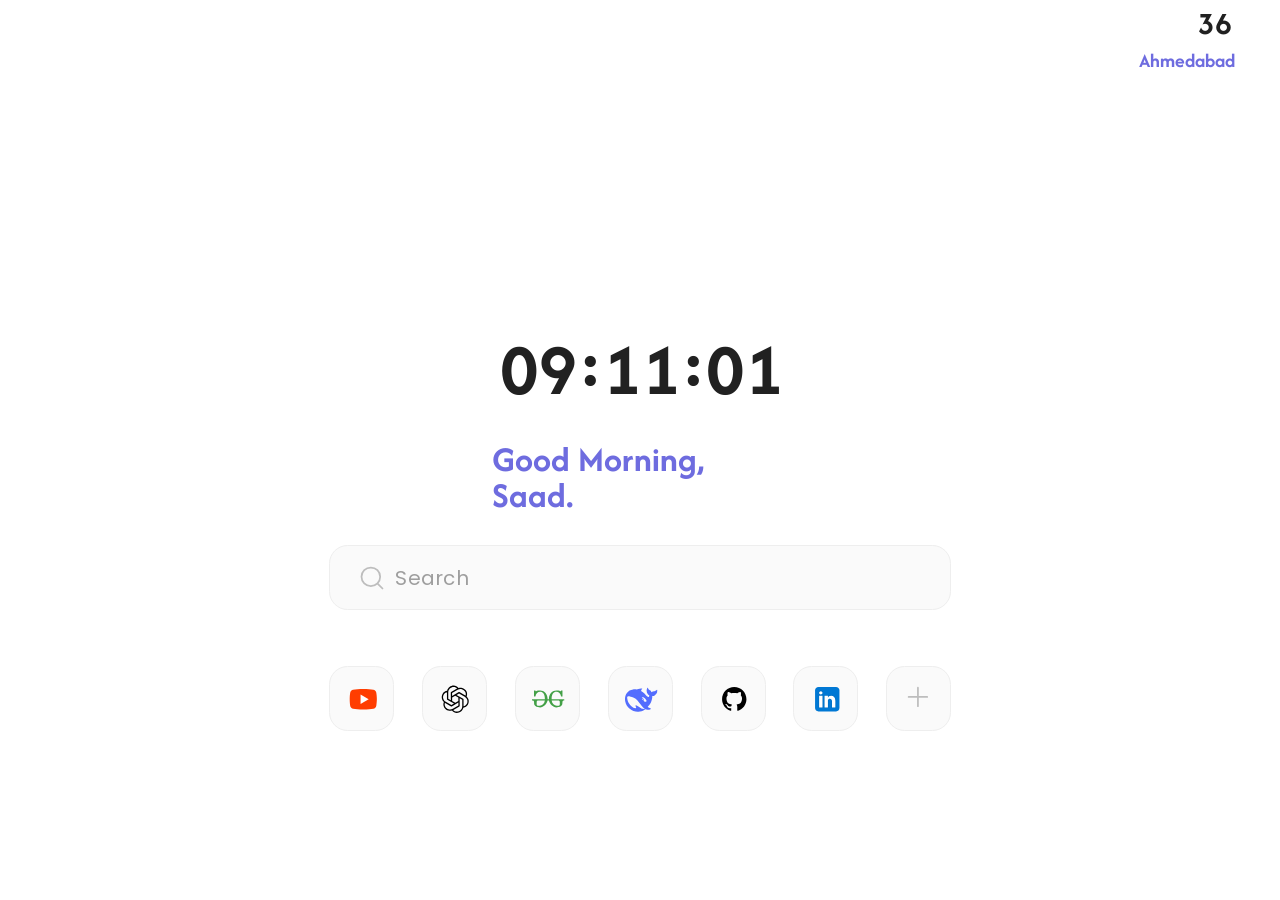
<file: FigmaSite/index.html>
<html>
    <head>  
        <meta name="viewport" content="width=device-width, initial-scale=1.0">
        <link rel = "stylesheet" href = "style.css">
        <link href = "https://fonts.googleapis.com/css2?family=Afacad:wght@400;700&display=swap" rel = "stylesheet">
        <link href="https://fonts.googleapis.com/css2?family=Poppins:wght@400;500;600;700&display=swap" rel="stylesheet">
    </head>
    <body>
        <header>
            <div class = "temp">36</div>
            <div class = "city">Ahmedabad</div>
        </header>

        <main>
            
            <div class = "greeting">
                <div class = "timeBlock">09:11:01</div>
                <div class = "greetingText">Good Morning, Saad.</div>
            </div>

            <div class = "searchSection">
                 <div class = "search">
                    <div class = "loupe">
                        <img src = "loupe.svg" alt = "Лупа">
                    </div>
                    <div class = "searchText">Search</div>
                 </div>
                <div class = "favourites">
                    <div class = "icon1">
                        <img src = "youtube.svg" alt ="">
                    </div>
                    <div class = "icon2">
                        <img src = "chatgpt.svg" alt = "">
                    </div>
                    <div class = "icon3">
                        <img src = "gucci.svg" alt = "">
                    </div>
                    <div class = "icon4">
                        <img src = "deepseek.svg" alt = "">
                    </div>
                    <div class = "icon5">
                        <img src = "github.svg" alt = "">
                    </div>
                    <div class = "icon6">
                        <img src = "in.svg" alt = "">
                    </div>
                    <div class = "addIcon">
                        <img src = "add.svg" alt = "">
                    </div>
                </div>
            </div>
        </main>
    </body>
</html>
</file>
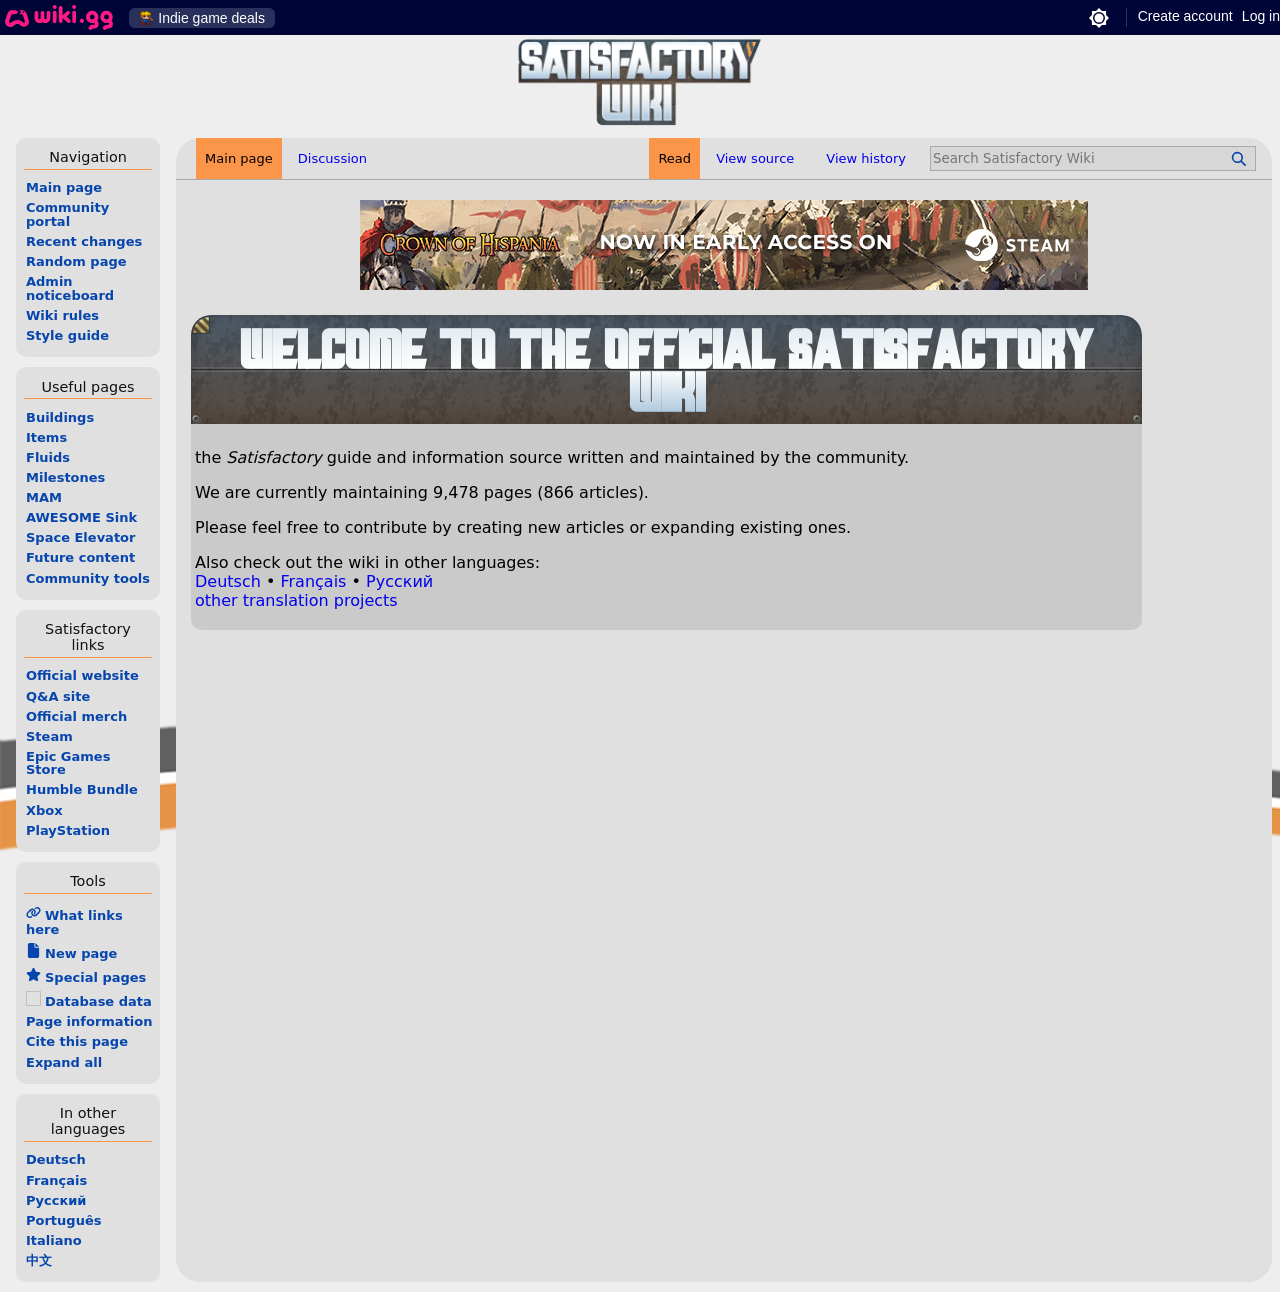
<file: SatisfactorySite/index.html>
<!DOCTYPE html>
<html>
<head>
    <link rel="stylesheet" href="style.css">
</head>

<body>
    <header>
        <div class="header-left">
            <a href="#" class="wiki-btn">
                <img src="images/Network_header_logo.svg" alt="">
            </a>
            <a href="#" class="deals-btn">
                <img src="images/Network_indiedeals_logo.png" alt="">
                Indie game deals
            </a>
        </div>

        <div class="header-right">
            <a href="#" class="icon-btn">
                <svg xmlns="http://www.w3.org/2000/svg" width="20" height="20" viewBox="0 0 20 20" fill="#fff">
                    <path d="M17.07 7.07V2.93h-4.14L10 0 7.07 2.93H2.93v4.14L0 10l2.93 2.93v4.14h4.14L10 20l2.93-2.93h4.14v-4.14L20 10zM10 16a6 6 0 116-6 6 6 0 01-6 6"/>
                    <circle cx="10" cy="10" r="4.5"/>
                </svg>
            </a>
            
            <a href="#" class="link">Create account</a>
            <a href="#" class="link login">Log in</a>
        </div>
    </header>

    <div id="mv-page-base" class="noprint"></div>
    <div id="mw-head-base" class="noprint"></div> 
    <div class="mw-wiki-logo-container">
        <a class="mw-wiki-logo" href="#" title="visit the main page"></a>
    </div>

    <div class="content-wrapper">

        <div class="sidebar">
            <div class="sidebar-box">
                <div class="sidebar-title">Navigation</div>
                <ul class="sidebar-list">
                    <li><a href="#">Main page</a></li>
                    <li><a href="#">Community portal</a></li>
                    <li><a href="#">Recent changes</a></li>
                    <li><a href="#">Random page</a></li>
                    <li><a href="#">Admin noticeboard</a></li>
                    <li><a href="#">Wiki rules</a></li>
                    <li><a href="#">Style guide</a></li>
                </ul>
            </div>
          

        
            <div class="sidebar-box">
                <div class="sidebar-title">Useful pages</div>
                <ul class="sidebar-list">
                    <li><a href="#">Buildings</a></li>
                    <li><a href="#">Items</a></li>
                    <li><a href="#">Fluids</a></li>
                    <li><a href="#">Milestones</a></li>
                    <li><a href="#">MAM</a></li>
                    <li><a href="#">AWESOME Sink</a></li>
                    <li><a href="#">Space Elevator</a></li>
                    <li><a href="#">Future content</a></li>
                    <li><a href="#">Community tools</a></li>
                </ul>
            </div>

    
            <div class="sidebar-box">
                <div class="sidebar-title">Satisfactory links</div>
                <ul class="sidebar-list">
                    <li><a href="#">Official website</a></li>
                    <li><a href="#">Q&A site</a></li>
                    <li><a href="#">Official merch</a></li>
                    <li><a href="#">Steam</a></li>
                    <li><a href="#">Epic Games Store</a></li>
                    <li><a href="#">Humble Bundle</a></li>
                    <li><a href="#">Xbox</a></li>
                    <li><a href="#">PlayStation</a></li>
                </ul>
            </div>

            <div class="sidebar-box">
                <div class="sidebar-title">Tools</div>
                <ul class="sidebar-list">
                    <li><a href="#"><img src="images/lock.svg" alt="">What links here</a></li>
                    <li><a href="#"><img src="images/copy_icon.svg" alt="">New page</a></li>
                    <li><a href="#"><img src="images/star_icon.svg" alt="">Special pages</a></li>
                    <li><a href="#"><img scr="images/square_icon.svg" alt="">Database data</a></li>
                    <li><a href="#">Page information</a></li>
                    <li><a href="#">Cite this page</a></li>
                    <li><a href="#">Expand all</a></li>
                </ul>
            </div>

            <div class="sidebar-box">
                <div class="sidebar-title">In other languages</div>
                <ul class="sidebar-list">
                    <li><a href="#">Deutsch</a></li>
                    <li><a href="#">Français</a></li>
                    <li><a href="#">Русский</a></li>
                    <li><a href="#">Português</a></li>
                    <li><a href="#">Italiano</a></li>
                    <li><a href="#">中文</a></li>
                </ul>
            </div>
            
        </div> 

        <div class="main-content">
            <div class="top-bar">
                <div class="top-bar-left">
                    <a href="#" class="tab active">Main page</a>
                    <a href="#" class="tab">Discussion</a>
                </div>
                <div class="top-bar-right">
                    <a href="#" class="tab active">Read</a>
                    <a href="#" class="tab">View source</a>
                    <a href="#" class="tab">View history</a>
                    <input type="text" class="search" placeholder="Search Satisfactory Wiki">
                </div>
        </div>

        <div class="ad-box">
            <img src="images/LEADERBOARD.jpg" alt="" class="ad">
        </div> 

        <div class="main-columns">
            <div class="left-col">
                <div class="fp-box">
                    <div class="welcome-box">
                        <div class="welcome-header">
                            <div class="welcome-title">WELCOME TO THE OFFICIAL SATISFACTORY WIKI</div>
                        </div>
                        <div class="welcome-body">
                            <p>the <i>Satisfactory</i> guide and information source written and maintained by the community.</p>
                            <p>We are currently maintaining 9,478 pages (866 articles).</p>
                            <p>Please feel free to contribute by creating new articles or expanding existing ones.</p>
                            <p>Also check out the wiki in other languages:<br>
                                <a href="#">Deutsch</a> • <a href="#">Français</a> • <a href="#">Русский</a><br>
                                <a href="#">other translation projects</a></p>
                        </div>
                    </div>
                </div>
            </div>
            <div class="right-col">
                <div class="fp-box"></div>
            </div>
        </div>
    </div>




    <div id="mw-data-after-content"></div> <!--не видимый блок-->
    <footer id="footer" class="mw-footer"></footer>
</body>

</html>
</file>
<file: FigmaSite/style.css>
header
{  /*это размеры шапки */
    width : calc(100% - 70px) ;
    height : 70px;
    /*это отсупы шапки от краёв */
    margin-left: 35px;

    
    
    box-sizing: border-box;

    /*подключаем флексбокс */
    display : flex; 
    /*размещаем текстики все вправо по строке */
    justify-content : end;
    /*теперь ориентация вертикальаня столбиками*/
    flex-direction : column;
    /*снова сдвигаем вправо в край шапки */
    align-items : end;
}

body
{
    background-color: #FFFFFF;
}

.temp
{
    width : 44px;
    height : 43px;

    font-family : Afacad;
    font-style : Bold;
    font-weight : 700;
    font-size : 32px;
    line-height : 100%;
    letter-spacing : 0;
    text-align : center;
    color : #212121;
}

.city
{
    width : 98px;
    height : 27px;

    font-family : Afacad;
    font-weight : 700;
    font-style : Bold;
    font-size : 20px;
    line-height : 100%;
    letter-spacing : 0%;
    color : #6E6CDF; 
}
main
{
    display : flex;
    flex-direction : column;
    align-items : center;

    /*все пропертис из фигмы главного блока */
    width : calc(100% - 12px) ; /*мейн занимает всю доступную ширину экрана*/ 
    height : auto;

    /*margin-top: 254.96px - почему именно так, потому что в нашем случае margin считается не открая страницы,
    а от края верхнего элемента то есть header'a */
    margin-top: 254.96px; 
    margin-left: 6px;
    gap: 55.65px;
    Flow: Vertical;

    

}

/* это таймблок через точку обращаемся потому что в html он класс*/
.timeBlock
{
    width : 100%;
    max-width : 281px;
    height : 99px;

    font-size : 74px;
    font-family : Afacad;
    font-weight : 700;
    font-style : Bold;
    font-size : 74px;
    Line-height : 100%;
    letter-spacing : 0%;
    text-align : center;
    color : #212121;

}


.greeting
{
    /*так как в figme написано что greeting frame width - fill это означает что он полностью
    занимает ширину фрейма-родителя  => можно для адаптивности написать 100%*/
    width: 100%;
    height: 156.27536010742188px;
    display : flex;

    flex-direction : column;
    gap : 9.28px;

    align-items : center;

    
    
}

.greetingText
{
    width : 296px;
    height : 48px;

    font-family : Afacad;
    font-weight : 700;
    font-style : Bold;
    font-size : 36px;
    line-height : 100%;
    letter-spacing : 0%;
    color : #6E6CDF;
    
}

.searchSection
{
    width : 100%;
    max-width : 621.4492797851562px;
    height : 185.7536163330078;
    

    gap : 27.83px;

    display : flex;
    flex-direction : column;
    justify-content : space-between;
    

}

.search
{
    box-sizing: border-box;
    width : 100%;
    height : 65.10144805908203px;
    gap : 9.28px;
    border-radius : 18.55px;
    
    padding-top : 18.55px;
    padding-right : 27.83px;
    padding-bottom : 18.55px;
    padding-left : 27.83px;

    background-color : #FAFAFA;
    
    border: 1.16px solid #EEEEEE;

    display : flex;
    flex-direction : row;
    
}

.favourites
{
    display : flex;

    width : 621.95654296875px;
    height : 65px;
    gap : 27.83px;

    flex-direction : row;
    justify-content : space-between;
}

.loupe 
{
    width : 28px;
    height : 28px;
   
}

.searchText
{
    width : 72px;
    height : 28px;
    
    font-family : Poppins;
    font-weight : 400;
    font-style : regular;
    font-size : 20px;
    line-height : 140%;
    letter-spacing : 0.23px;

    color : #9E9E9E;
}

.icon1
{
    width : 65px;
    height : 65px;
    border-radius : 18.57px;
    border : 1.16px solid #EEEEEE;
    background-color : #FAFAFA;

    padding : 16.25px;
    box-sizing : border-box;
}
.icon2
{
    width : 65px;
    height : 65px;
    border-radius : 18.57px;
    border : 1.16px solid #EEEEEE;
    background-color : #FAFAFA;

    padding : 16.25px;
    box-sizing : border-box;
    
}

.icon3
{
    width : 65px;
    height : 65px;
    border-radius : 18.57px;
    border : 1.16px solid #EEEEEE;
    background-color : #FAFAFA;

    padding : 16.25px;
    box-sizing : border-box;
}

.icon4
{
    width : 65px;
    height : 65px;
    border-radius : 18.57px;
    border : 1.16px solid #EEEEEE;
    background-color : #FAFAFA;

    padding : 16.25px;
    box-sizing : border-box;
}

.icon5
{
    width : 65px;
    height : 65px;
    border-radius : 18.57px;
    border : 1.16px solid #EEEEEE;
    background-color : #FAFAFA;

    padding : 16.25px;
    box-sizing : border-box; 
}


.icon6
{
    width : 65px;
    height : 65px;
    border-radius : 18.57px;
    border : 1.16px solid #EEEEEE;
    background-color : #FAFAFA;

    padding : 16.25px;
    box-sizing : border-box;
}

.addIcon
{
    width : 65px;
    height : 65px;
    border-radius : 18.57px;
    border : 1.16px solid #EEEEEE;
    background-color : #FAFAFA;

    padding : 16.25px;
    box-sizing : border-box;
}
/* если экран подходит под это условие- применить следующие стили*/
@media (max-width: 393px)
{
    header
    {
        /* margin это отступ от окружения будь то край страницы, или край элемента*/
        width : 345px;
        height : 48px;
        margin-top : 20px;
        margin-left : 24px;
    }

    .temp 
    {
        width: 31px;
        height: 29px;
        font-weight : 700px;
        font-size : 22px;
        line-height : 100%;
        letter-spacing: 0%;
        align-items : center;
    }

    .city 
    {
        width: 68px;
        height: 19px;
        font-weight : 700px;
        font-size : 14px;
        line-height : 100%;
        letter-spacing: 0%;
    }

    main 
    {
        width: 345px;
    }

    .greeting
    {
        width : 345px;
        /*height = hug, это означает что высота подстраивается по содержимое.
        то есть height = auto, это можно не прописывать*/
        /* gap - расстояние между детьми */
        gap : 8px;
    }

    .timeBlock
    {
        width : 182px;
        height : 64px;

        /* приписка font это начало css свойств, которые относятся к тексту и шрифту*/

        font-size : 48px;
        font-weight : 700;

        /* приписка line это начало css свойств, которые относятся к строке текста внутри фрейма*/
        line-height : 100%;
        

    }

    .greetingText
    {
        width : 198px;
        height : 32px;

        font-size : 24px;
        font-weight : 700;
        line-height : 100%;
        letter-spacing : 0%; 

    }

    .searchSection
    {
        flex-direction : column;
        width: 345px;
        gap : 24px;
    }

    .search
    {
        display : flex;
        /* padding - это внутренний отступ элементов от коробки*/
        /* из фигмы space я не пишу, так нельзя в css*/
        flex-direction : row;

        box-sizing : border-box;
        width : 100%;
        border-radius : 16px;
        background-color : #FAFAFA; 
        border : 1px solid #EEEEEE;

        padding-top : 16px;
        padding-right :  24px;
        padding-bottom : 16px;
        padding-left :  24px;

        gap : 8px;
    }

    .loupe
    {
        width : 24px;
        height : 24px;
    }

    .searchText
    {
        width : 65px;
        height : 25px;

        font-weight : 400;
        font-size : 18px;
        line-height : 140%;
        letter-spacing : 0.2px;

        color : #9E9E9E;
    }

    .favourites
    {
        display : flex;
        justify-content : flex-start;
        flex-direction : row;
        gap : 24px;
    }

    .icon1,
    .icon2,
    .icon3,
    .icon4,
    .icon5
    {
    
        width : 48px;
        height : 48px;
        border-radius :  16px;
        border : 1px solid #EEEEEE;
        background-color : #FAFAFA;

        padding : 10px;
        box-sizing : border-box;
    }

    .icon1 img,
    .icon2 img,
    .icon3 img,
    .icon4 img,
    .icon5 img
    {
        width : 100%;
        height : 100%;
    }

    .icon6,
    .addIcon
    {
        display : none;
    }
    


}
</file>
<file: SatisfactorySite/style.css>
header{
    position : fixed;
    top : 0px;
    left : 0px;
    width : 100%;
    font-size : 14px;
    box-sizing : border-box;
    display : flex;
    flex-wrap : nowrap;
    align-items : center;
    justify-content : space-between;
    gap : 35px;
    height : 35px;
    font-family : 'Nunito', sans-serif;
    background-color: #000538;
    color : #fff;

}

body{
    background-color : #eee;
    background-image : url(images/Site-background-light.png);
    background-position : bottom left;
    background-size : auto;
    background-repeat : no-repeat;
    background-attachment: fixed;
    font-family : sans-serif;
    accent-color : #fa9549;
    box-sizing : border-box;
    height : auto;
    min-height : 100%;
    margin : 0px;
    display : block;
}

#mw-page-base{
    height : 96px;
    background : none;
}





.header-left{
    display : flex;
    align-items : center;
    gap : 11.2px;
}

.wiki-btn{
    padding : 5px;
}

.wiki-btn img{
    height : 25px;
    width : auto;
    border : 0px;
    vertical-align : middle;
}

.deals-btn{
    display : inline-flex;
    align-items : center;
    box-sizing : border-box;
    gap : 5px;
    height : 20px;
    padding : 10px;
    border-radius : 5.6px;
    background-color : #29305c;
    white-space : nowrap;
    transition: background-color 0.2s;
    color : #fff;
}
.deals-btn img{
    width : 14px;
    height : 14px;
    border: 0px;
    vertical-align : middle;

    overflow-clip-margin : content-box;
    overflow : clip;
}

.header-right{
    position : static;
    width : 196.99px;
    height : 32.79;
    display : flex;
    flex-wrap : nowrap;
    align-items : center;
    justify-content : flex-end;
    gap : 10.5px;
    list-style : none;
    margin : 0px;
}

.icon-btn{
    display : block;
    padding : 6.4px;
    font-size : 0px;
    transition : all 0.3s;
}

.icon-btn img{
    width : 20px;
    height : 20px;
    background : #FFFFFF;
}

.link{
    word-break : keep-all;
    white-space : nowrap;
    color : #fff;
    font-family :  Nunito, sans-serif;
    font-size : 14px;
    width : 93.7px;
    height : 18.67px;
    margin-bottom: 0;
    border-left : 1px solid #2e3460;
    padding-left : 10.5px;
}

.link.login{
    width : 38.33px;
    height : 18.67px;
    color : #fff;
    font-family : 14px, Nunito, sans-serif;
    border-left : none;
    padding-left : 0px;
    
}



a{
    text-decoration : none;
}

a:hover{
    text-decoration : underline;
}

#mw-head-base{
    background : #00000000;
    margin-top : 35px;
    margin-left : 185.6px;
    display : flex;
    background-position : center center;
    background-repeat : no-repeat;
    background-size : contain;
    
}

.mw-wiki-logo-container{
    margin-left : 0px;
    margin-top : -1px;
    display : flex;
    justify-content : center;
}

.mw-wiki-logo{
    width : 247.423px;
    height : 96px;
    background-position : center center;
    background-repeat : no-repeat;
    display : block;
    background-size : contain;
    background-image : url(images/Site-logo.png);
}

.content-wrapper{
    display : flex;
    width : 100%;
    font-family : "Noto Sans", system-ui, sans-serif;
}


.sidebar {
    width: 160px;
    flex-shrink: 0;
    padding-left: 0.5em;
}

.sidebar-box {
    background: #e0e0e0;
    border-radius: 10px;
    border : 0px;
    padding: 4px;
    margin : 8px;
    margin-bottom: 10px;
    font-family: "Noto Sans", system-ui, sans-serif;
}

.sidebar-title {
    text-align: center;
    border-bottom: 1px solid #fa9549;
    padding: 3.6px;
    margin: 3.6px;
    font-size: 14.4px;
    color: #111111;
}

.sidebar-list {
    list-style: none;
    padding: 0;
    margin: 0.5em 0;
}

.sidebar-list a {
    color: #0645ad;     
    margin : 0;   

    text-decoration: none;
    font-size: 13px;
    font-family: "Noto Sans", system-ui, sans-serif;
    display: block;
    padding: 3px;
    font-weight : 600;
    line-height : 13.5px;
    word-wrap : break-word;
    padding-top : 3.6px;
    padding-left : 6px;
    
}

.sidebar-list a img {
    width : 15px;
    height : 15px;
    display : inline-block;
    margin-right: 4px;
}

.main-content {
    flex : 1;
    display : flex;
    flex-direction : column;
    background: #e0e0e0;
    border-radius: 24px;
    border : 0px;
    
    
    margin : 8px;
    margin-bottom: 10px;
    font-family: "Noto Sans", system-ui, sans-serif;
}

.top-bar {
    border-bottom: 1px solid #aaaaaa;
    display: flex;
    justify-content: space-between;
    align-items: center;
    height : 41px;
    align-items: stretch;
        display: flex;
    justify-content: space-between;
    align-items: stretch;      /* вкладки растянутся на всю высоту */
    border-bottom: 1px solid #aaa;
    padding: 0 8px;   
    padding-left: 20px;
    font-size : 13px;         
}



.top-bar-left,
.top-bar-right {
    display: flex;
    align-items: stretch;      
}

.tab {
    display: flex;
    align-items: center;       
    padding: 0 16px;           
}

.tab.active {
    background : #fa9549;
    color : #000;
    padding : 9.1px;
    font-family: "Noto Sans", system-ui, sans-serif;
}

.search {
    margin : 8px; 
    width : 320px;
    border: 1px solid #aaa;
    background: #d7d7d7 url("images/search-icon.svg") no-repeat right 8px center;
    background-size: 16px;
    font-family: inherit;
    color : #111111;
}

.ad-box {
    max-width: 1222px;
    margin: 0 auto;             
    display: flex;
    align-items: stretch;       
    justify-content: center;    
    
    padding: 10px 0;
    margin-top: 10px; 
}

.ad{
    width: 728px;
    height: 90px;
    display: block;
}

.main-columns {
    display: flex;
    gap: 15px;
    margin: 10px;
}

.left-col {
    flex : 1;
    display: flex;
    flex-direction: column;
    gap: 15px;
    
}

.right-col {
    
    
    display: flex;
    width : 100px;
    flex-direction: column;
    gap: 15px;
    
}

.fp-box {
    margin: 5px;
    margin-bottom: 15px;
    overflow: auto;
    border-radius: 20px 20px 5px 5px;
    box-sizing: border-box;
    background: #e0e0e0;   /* фон коробки, если нужен */
}

.welcome-header {
    position: relative;
    background:
        url("images/Bolt.png") no-repeat bottom left border-box,
        url("images/Bolt.png") no-repeat bottom right border-box,
        url("images/Middle.png") repeat-x center left border-box,
        linear-gradient(to bottom, #465461, #4F4136);
    background-size: 0.6em, 0.6em, 1px 0.3em, auto;
    border-radius: 0.7em 20px 0 0; 
    box-shadow: inset 0 0 20px 0 rgba(0,0,0,0.25);
    text-align: center;
    color: #E2E9EF;
    padding: 10px 20px
    
    /* padding : 1px 1px; */
    
}

.welcome-header::after {
    content: "";
    position: absolute;
    top: 0;
    left: 0;
    width: 100%;
    height: 100%;
    border-radius: 30px 30px 1px 1px;
    background: url("images/Texture.png") repeat;
    opacity: 0.05;
    z-index: 1;
    pointer-events: none;
}

.welcome-header::before {
    content: "";
    position: absolute;
    top: 0;
    left: 0;
    width: 20px;              /* размер уголка */
    height: 20px;
    background: url("images/Corner_top_left.png") no-repeat;
    background-size: contain;
    z-index: 3;
    pointer-events: none;
}

.welcome-title {
    position: relative;
    font-family: 'Satisfontory_v1.5', "Noto Sans", system-ui, sans-serif;
    color: #f2f2f2;
    background: linear-gradient(to top, #ADC8DD, #FEFFFE, #E2E9EF);
    -webkit-background-clip: text;
    -webkit-text-fill-color: transparent;
    background-clip: text;
    z-index: 2;
    font-weight : bold;
    font-size : 39px;
    margin: 0;
}

@font-face {
    font-family: 'Satisfontory_v1.5';
    src: url('fonts/Satisfontory_v1.5.ttf') format('truetype');
}


.welcome-body {
    margin-top: 0;
    background: #cacaca;
    border-radius: 0 0 10px 10px;
    border : 0px;
    padding: 4px;
    margin: 0 0 10px 0;
    margin-bottom: 10px;
    font-family: "Noto Sans", system-ui, sans-serif;
    align-items : center;
}

.welcome-body p:first-child {
    margin-top: 20px;   /* отступ сверху у первого абзаца */
}
</file>
